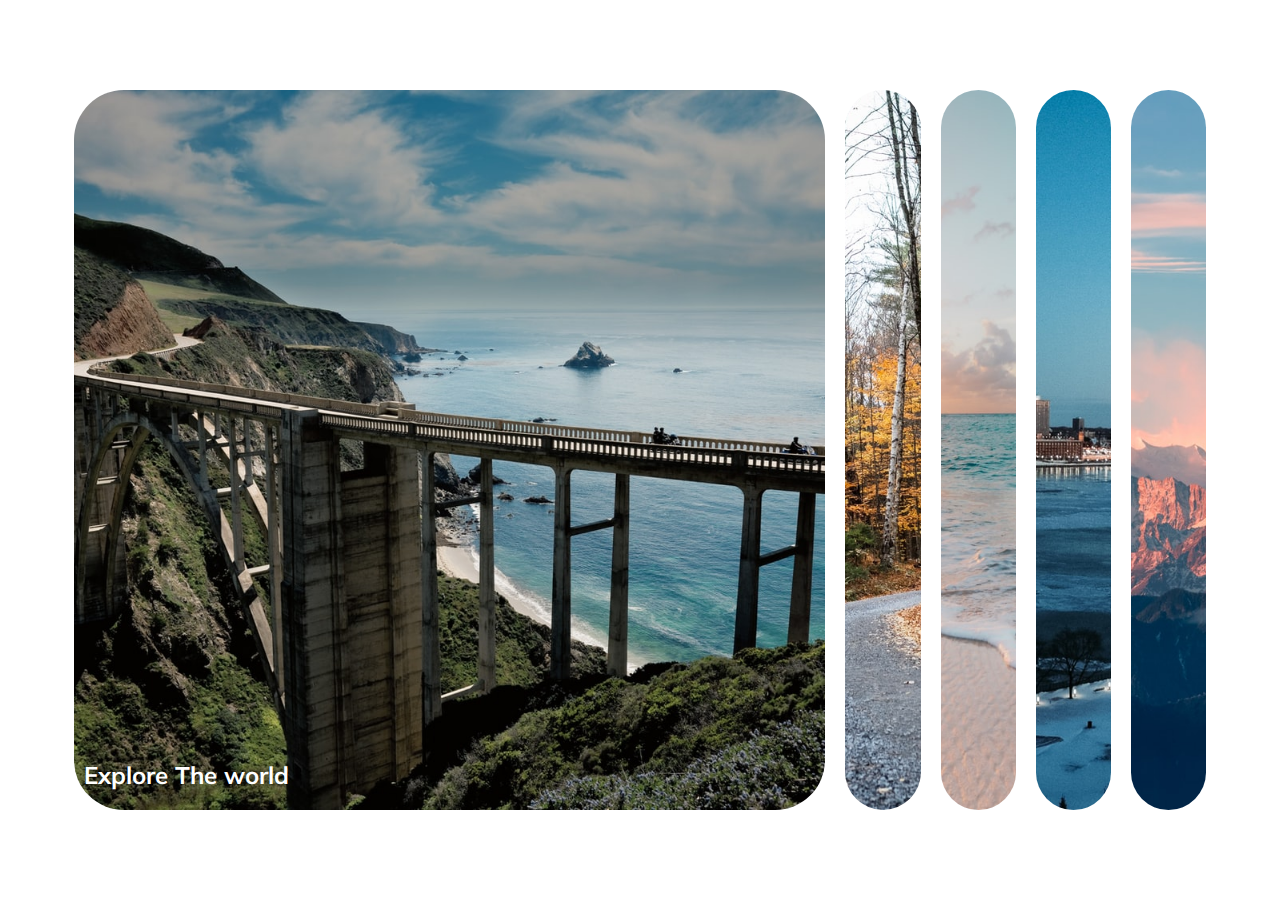
<file: 01 Expanding_Card/index.html>
<!DOCTYPE html>
<html lang="en">
  <head>
    <meta charset="UTF-8" />
    <meta name="viewport" content="width=device-width, initial-scale=1.0" />
    <title>Expanding Card</title>
    <link rel="stylesheet" href="./sytle.css" />
  </head>
  <body>
    <div class="container">
      <div
        class="panel active"
        style="background-image: url('./image/img1.jpg')"
      >
        <h3>Explore The world</h3>
      </div>
      <div class="panel" style="background-image: url('./image/img2.jpg')">
        <h3>Wild Forest</h3>
      </div>
      <div class="panel" style="background-image: url('./image/img3.jpg')">
        <h3>Sunny Beach</h3>
      </div>
      <div class="panel" style="background-image: url('./image/img4.jpg')">
        <h3>City on Winter</h3>
      </div>
      <div class="panel" style="background-image: url('./image/img5.jpg')">
        <h3>Mountains - Clouds</h3>
      </div>
    </div>
    <script src="./main.js"></script>
  </body>
</html>
</file>
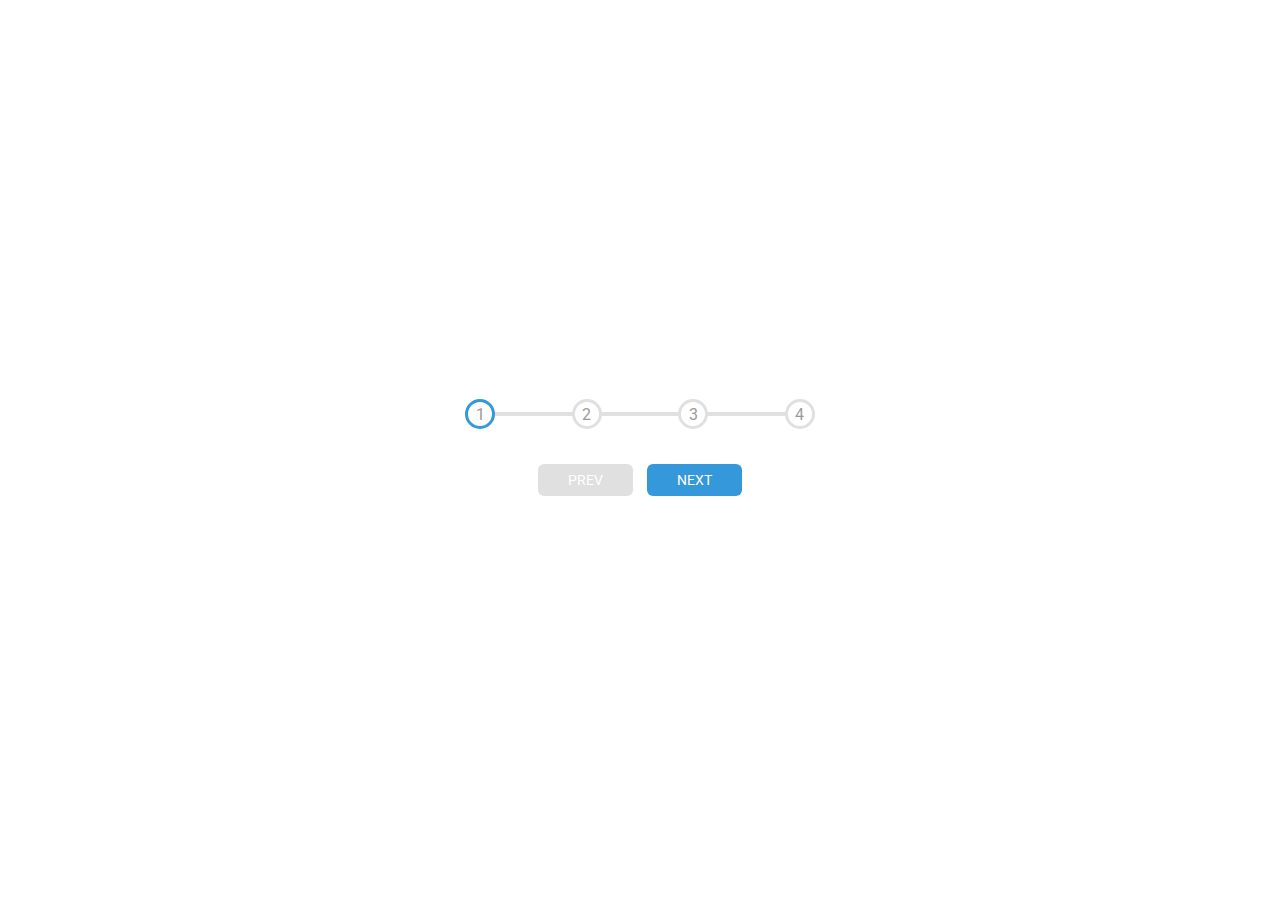
<file: 02 Progress Step/index.html>
<!DOCTYPE html>
<html lang="en">
  <head>
    <meta charset="UTF-8" />
    <meta name="viewport" content="width=device-width, initial-scale=1.0" />
    <title>Progress Steps</title>
    <link rel="stylesheet" href="style.css" />
  </head>
  <body>
    <div class="container">
      <div class="progress-container">
        <div class="progress" id="progress"></div>
        <div class="circle active">1</div>
        <div class="circle">2</div>
        <div class="circle">3</div>
        <div class="circle">4</div>
      </div>
      <button class="btn" id="prev" disabled>prev</button>
      <button class="btn" id="next">next</button>
    </div>
    <script src="main.js"></script>
  </body>
</html>
</file>
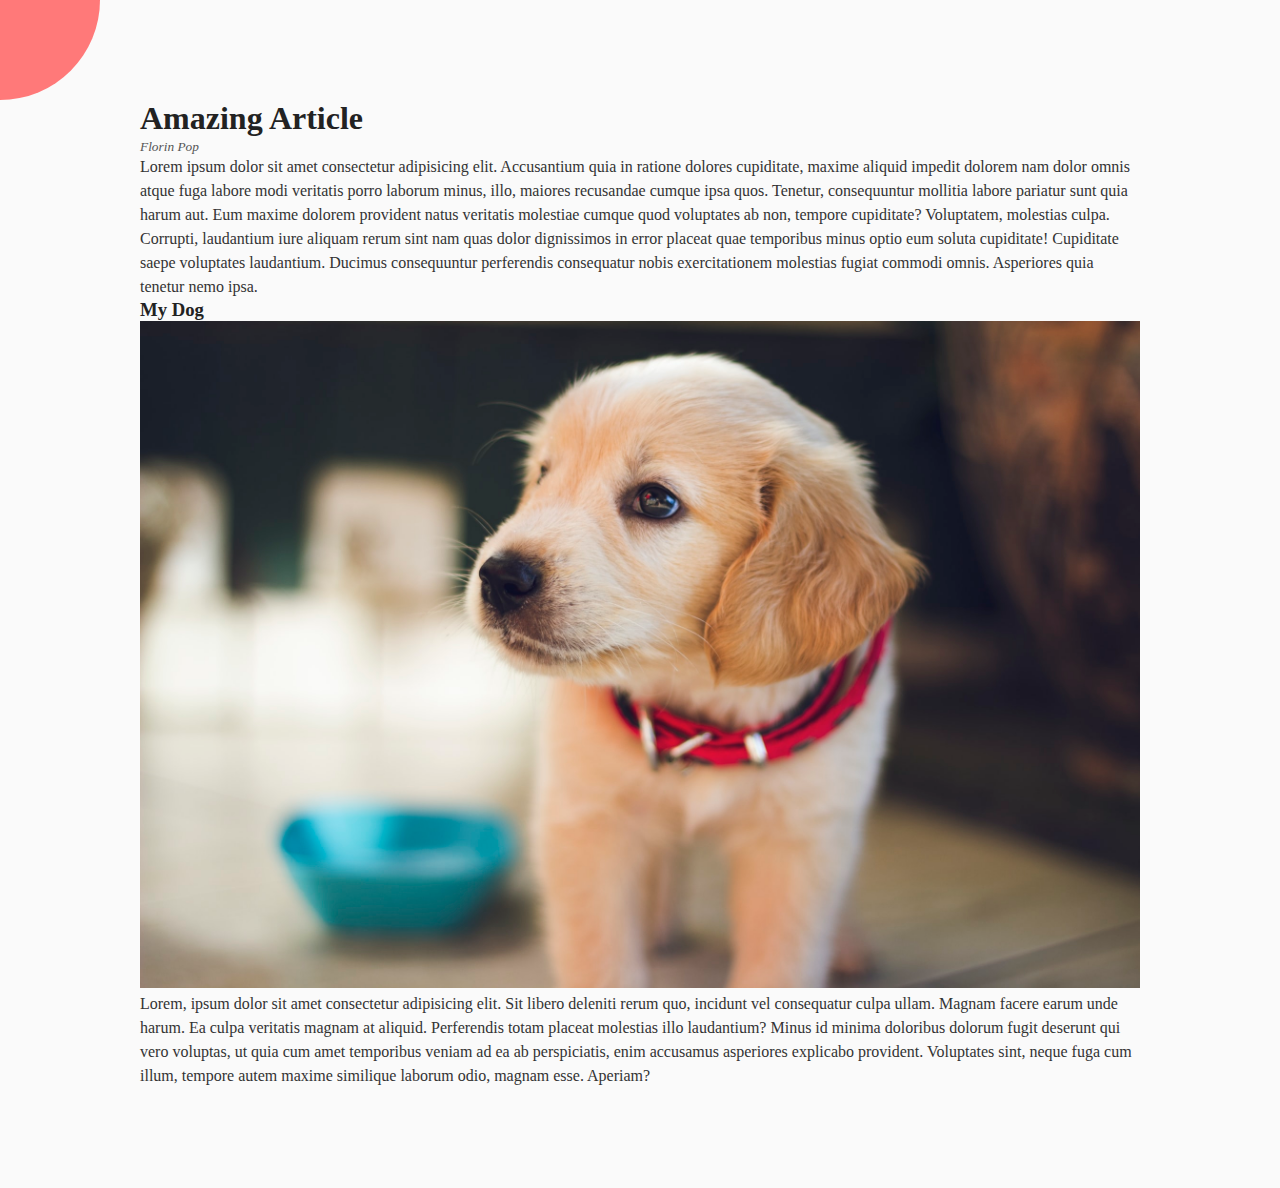
<file: 03 Rotating Nav Animation/index.html>
<!DOCTYPE html>
<html lang="en">
  <head>
    <meta charset="UTF-8" />
    <meta name="viewport" content="width=device-width, initial-scale=1.0" />
    <link
      rel="stylesheet"
      href="https://cdnjs.cloudflare.com/ajax/libs/font-awesome/5.14.0/css/all.min.css"
      integrity="sha512-1PKOgIY59xJ8Co8+NE6FZ+LOAZKjy+KY8iq0G4B3CyeY6wYHN3yt9PW0XpSriVlkMXe40PTKnXrLnZ9+fkDaog=="
      crossorigin="anonymous"
    />
    <link rel="stylesheet" href="style.css" />
    <title>Rotating Navigation</title>
  </head>
  <body>
    <div class="container">
      <div class="circle-container">
        <div class="circle">
          <button id="close">
            <i class="fas fa-times"></i>
          </button>
          <button id="open">
            <i class="fas fa-bars"></i>
          </button>
        </div>
      </div>

      <div class="content">
        <h1>Amazing Article</h1>
        <small>Florin Pop</small>
        <p>
          Lorem ipsum dolor sit amet consectetur adipisicing elit. Accusantium
          quia in ratione dolores cupiditate, maxime aliquid impedit dolorem nam
          dolor omnis atque fuga labore modi veritatis porro laborum minus,
          illo, maiores recusandae cumque ipsa quos. Tenetur, consequuntur
          mollitia labore pariatur sunt quia harum aut. Eum maxime dolorem
          provident natus veritatis molestiae cumque quod voluptates ab non,
          tempore cupiditate? Voluptatem, molestias culpa. Corrupti, laudantium
          iure aliquam rerum sint nam quas dolor dignissimos in error placeat
          quae temporibus minus optio eum soluta cupiditate! Cupiditate saepe
          voluptates laudantium. Ducimus consequuntur perferendis consequatur
          nobis exercitationem molestias fugiat commodi omnis. Asperiores quia
          tenetur nemo ipsa.
        </p>

        <h3>My Dog</h3>
        <img src="./dogimg.jpeg" alt="doggy" />
        <p>
          Lorem, ipsum dolor sit amet consectetur adipisicing elit. Sit libero
          deleniti rerum quo, incidunt vel consequatur culpa ullam. Magnam
          facere earum unde harum. Ea culpa veritatis magnam at aliquid.
          Perferendis totam placeat molestias illo laudantium? Minus id minima
          doloribus dolorum fugit deserunt qui vero voluptas, ut quia cum amet
          temporibus veniam ad ea ab perspiciatis, enim accusamus asperiores
          explicabo provident. Voluptates sint, neque fuga cum illum, tempore
          autem maxime similique laborum odio, magnam esse. Aperiam?
        </p>
      </div>
    </div>

    <nav>
      <ul>
        <li><i class="fas fa-home"></i> Home</li>
        <li><i class="fas fa-user-alt"></i> About</li>
        <li><i class="fas fa-envelope"></i> Contact</li>
      </ul>
    </nav>
    <script src="main.js"></script>
  </body>
</html>
</file>
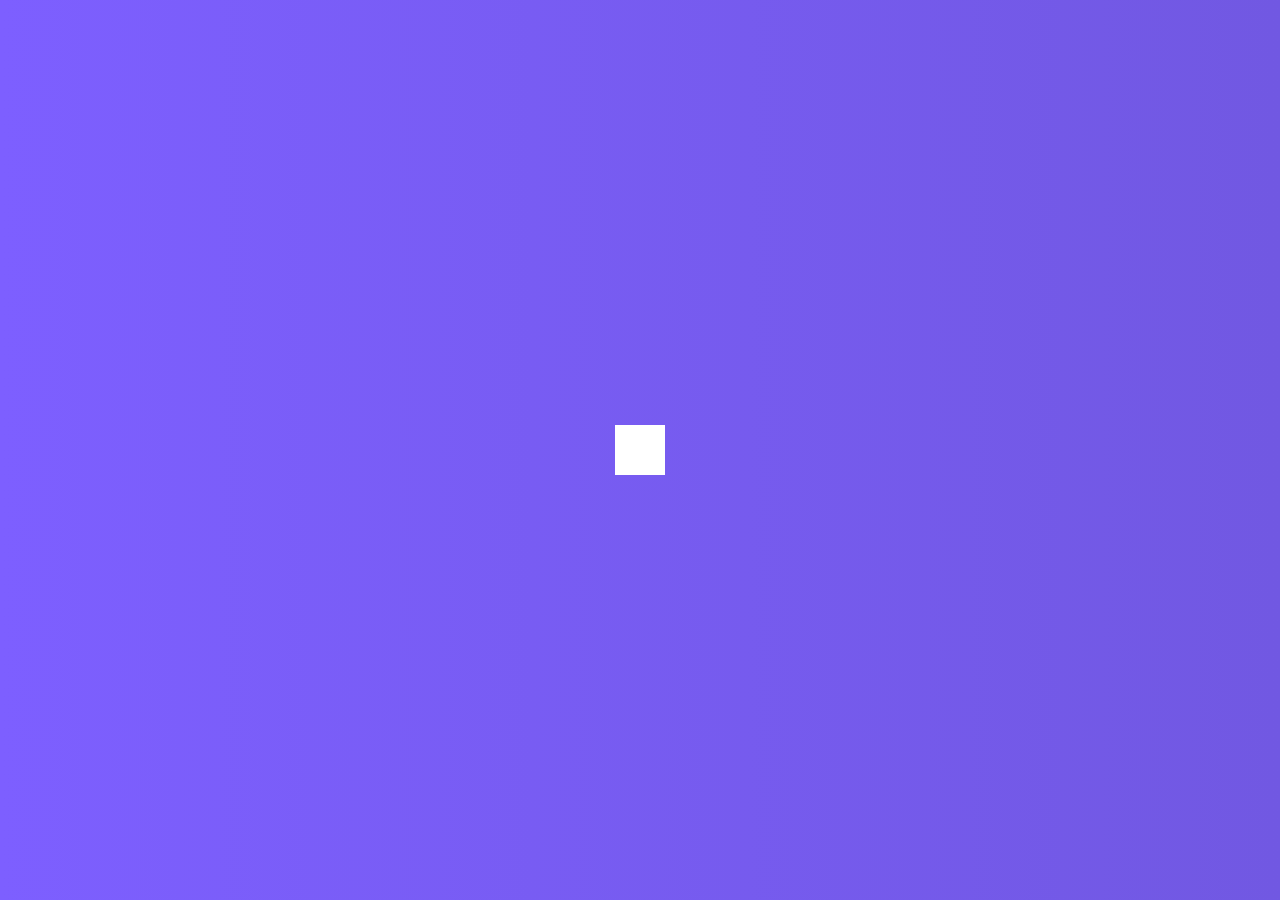
<file: 04 Hidden Search Widget/index.html>
<!DOCTYPE html>
<html lang="en">
  <head>
    <meta charset="UTF-8" />
    <meta name="viewport" content="width=device-width, initial-scale=1.0" />
    <title>Hidden Search Bar</title>
    <link
      rel="stylesheet"
      href="https://cdnjs.cloudflare.com/ajax/libs/font-awesome/5.14.0/css/all.min.css"
      integrity="sha512-1PKOgIY59xJ8Co8+NE6FZ+LOAZKjy+KY8iq0G4B3CyeY6wYHN3yt9PW0XpSriVlkMXe40PTKnXrLnZ9+fkDaog=="
      crossorigin="anonymous"
    />
    <link rel="stylesheet" href="style.css" />
  </head>
  <body>
    <div class="search">
      <input type="text" class="input" placeholder="Search....." />
      <button class="btn"><i class="fas fa-search"></i></button>
    </div>
    <script src="./main.js"></script>
  </body>
</html>
</file>
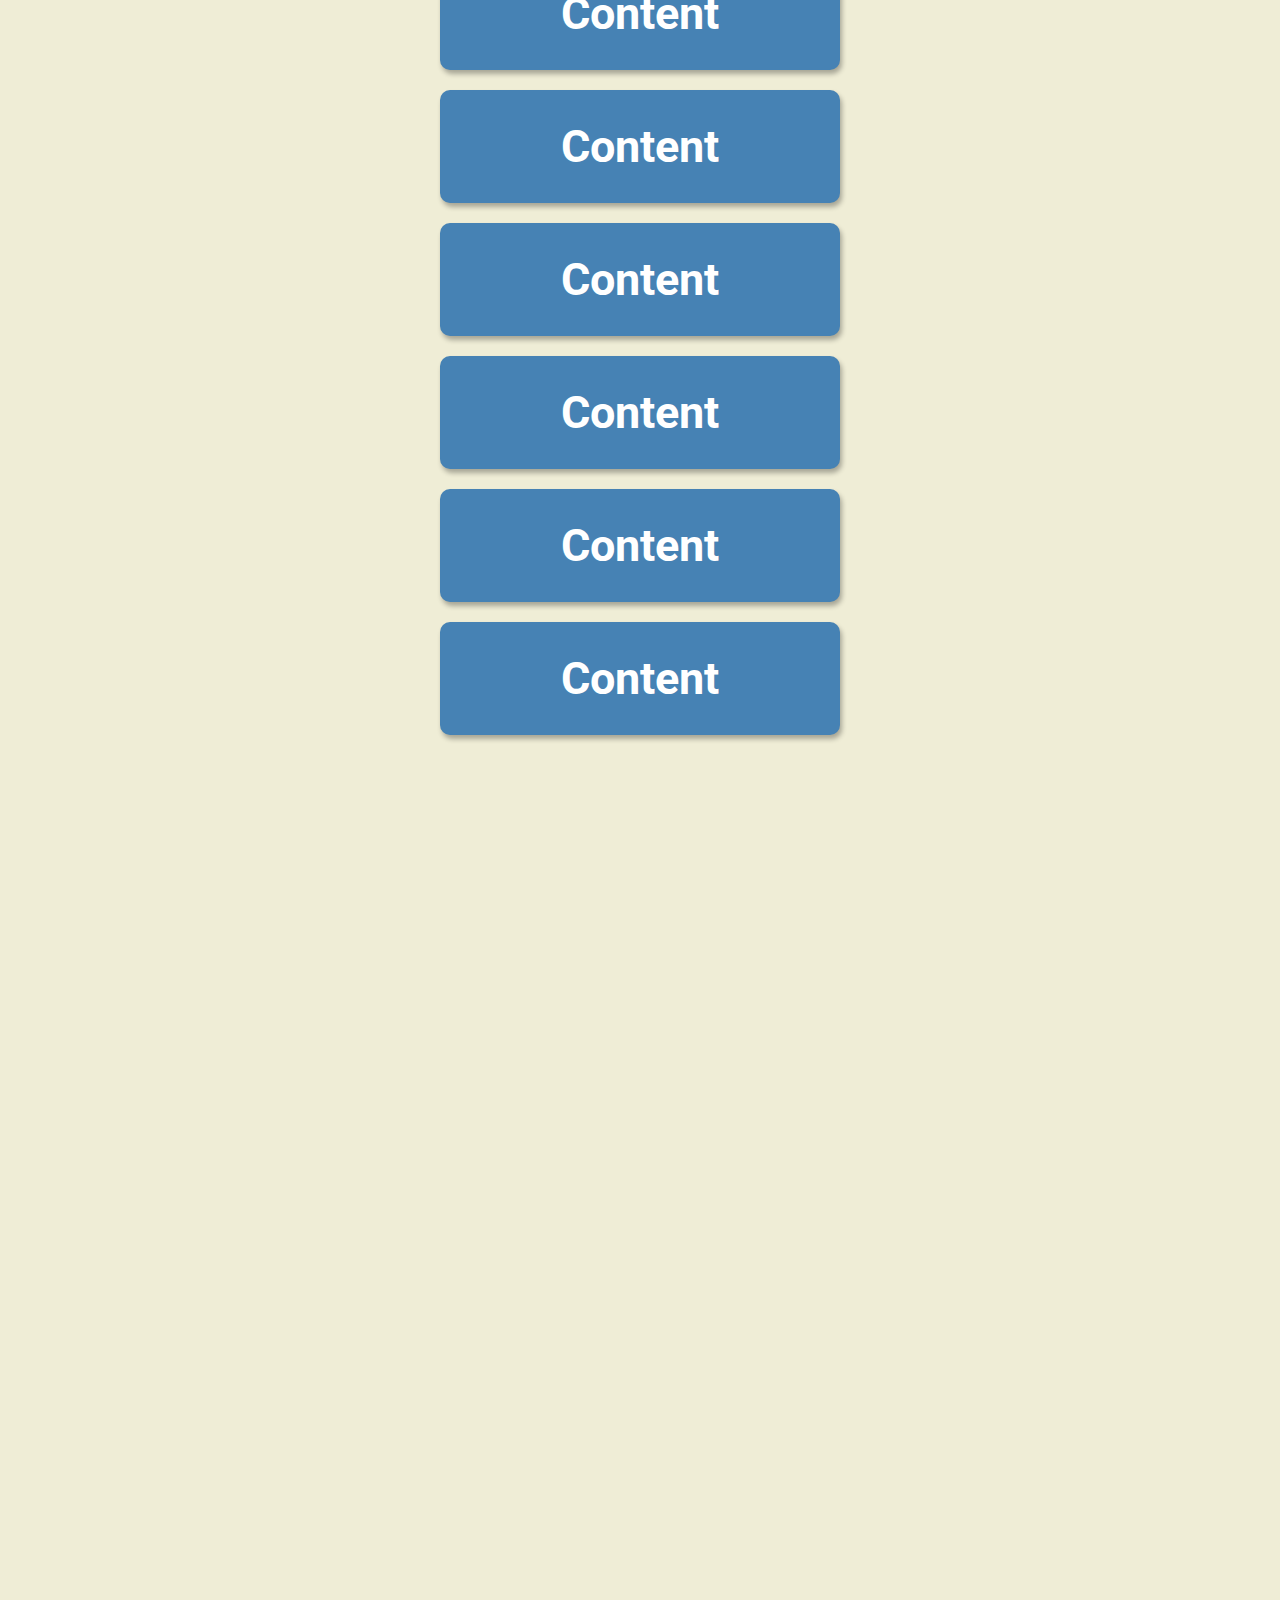
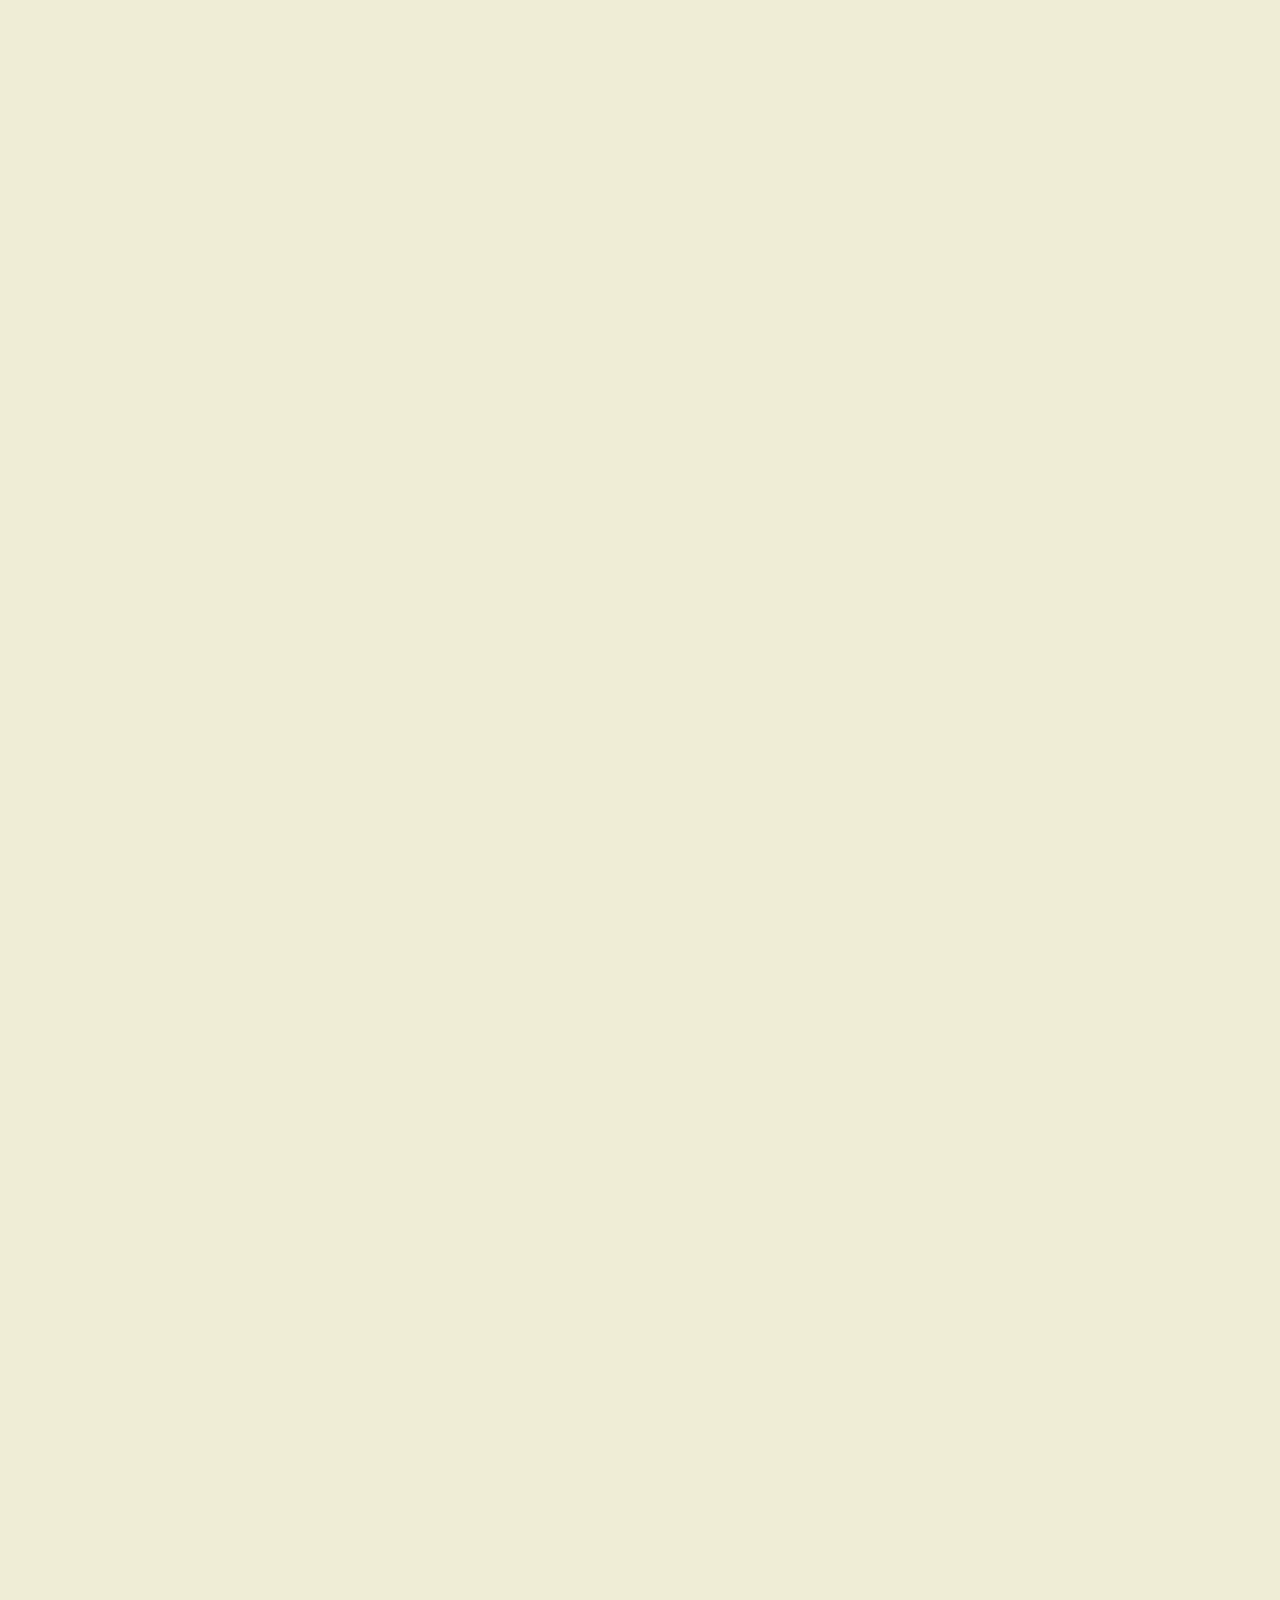
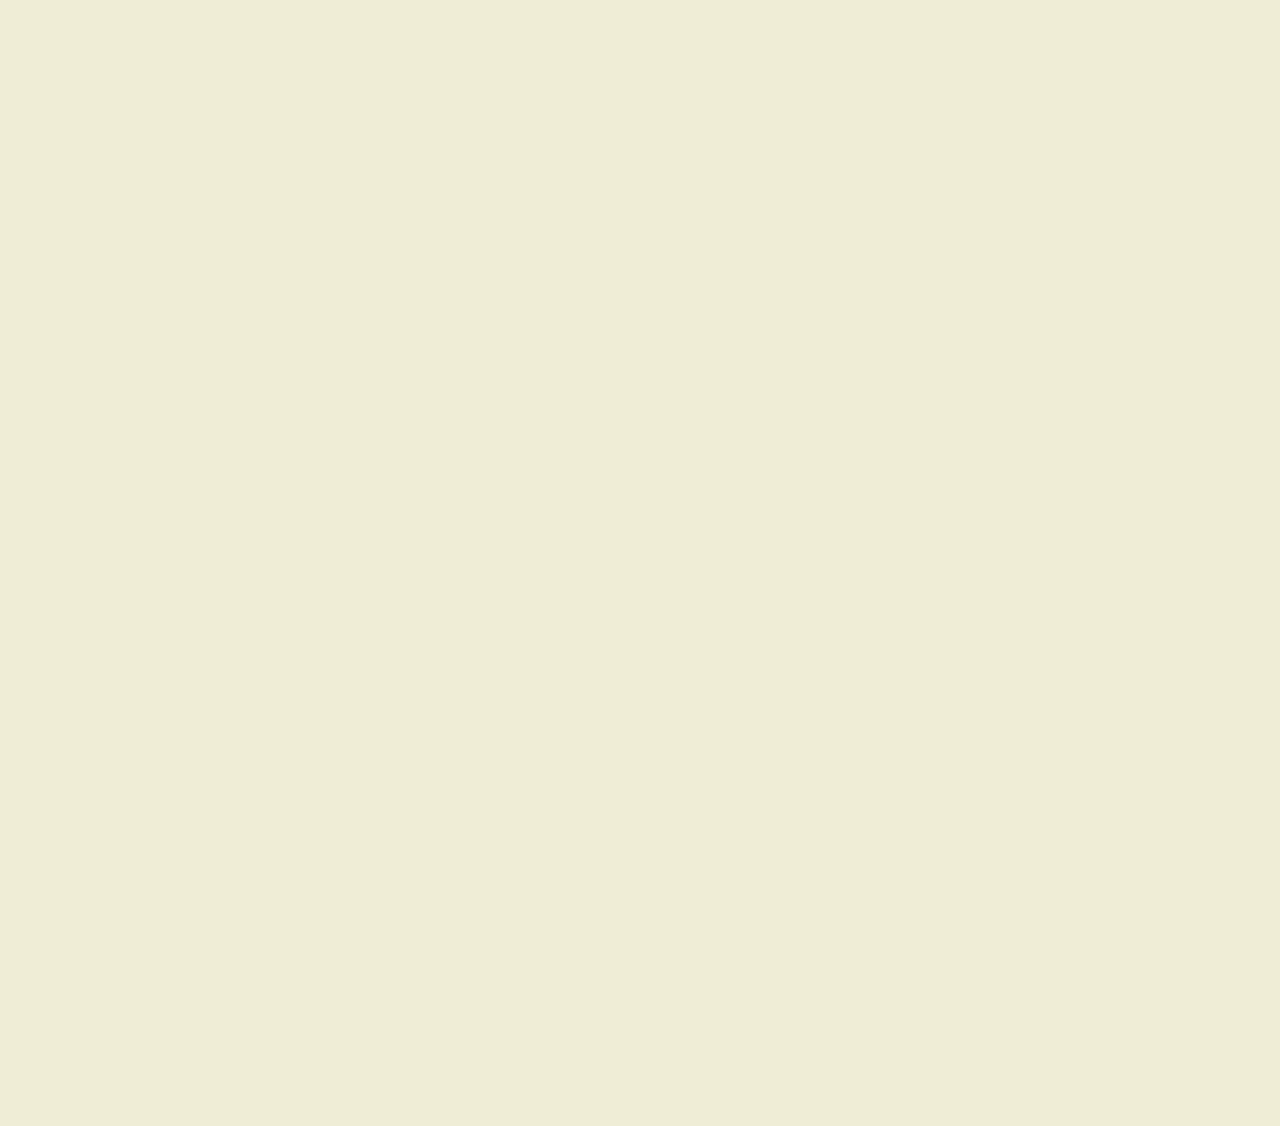
<file: 06 Animation Scroll/index.html>
<!DOCTYPE html>
<html lang="en">
  <head>
    <meta charset="UTF-8" />
    <meta name="viewport" content="width=device-width, initial-scale=1.0" />
    <link rel="stylesheet" href="style.css" />
    <title>My Project</title>
  </head>
  <body>
    <h1>Scroll to see the animation</h1>
    <div class="box"><h2>Content</h2></div>
    <div class="box"><h2>Content</h2></div>
    <div class="box"><h2>Content</h2></div>
    <div class="box"><h2>Content</h2></div>
    <div class="box"><h2>Content</h2></div>
    <div class="box"><h2>Content</h2></div>
    <div class="box"><h2>Content</h2></div>
    <div class="box"><h2>Content</h2></div>
    <div class="box"><h2>Content</h2></div>
    <div class="box"><h2>Content</h2></div>
    <div class="box"><h2>Content</h2></div>
    <div class="box"><h2>Content</h2></div>
    <div class="box"><h2>Content</h2></div>
    <div class="box"><h2>Content</h2></div>
    <div class="box"><h2>Content</h2></div>
    <div class="box"><h2>Content</h2></div>
    <div class="box"><h2>Content</h2></div>
    <div class="box"><h2>Content</h2></div>
    <div class="box"><h2>Content</h2></div>
    <div class="box"><h2>Content</h2></div>
    <div class="box"><h2>Content</h2></div>
    <div class="box"><h2>Content</h2></div>
    <div class="box"><h2>Content</h2></div>
    <div class="box"><h2>Content</h2></div>
    <div class="box"><h2>Content</h2></div>
    <div class="box"><h2>Content</h2></div>
    <div class="box"><h2>Content</h2></div>
    <div class="box"><h2>Content</h2></div>
    <div class="box"><h2>Content</h2></div>
    <div class="box"><h2>Content</h2></div>
    <div class="box"><h2>Content</h2></div>

    <div class="box"><h2>Content</h2></div>
    <div class="box"><h2>Content</h2></div>
    <div class="box"><h2>Content</h2></div>
    <div class="box"><h2>Content</h2></div>
    <div class="box"><h2>Content</h2></div>
    <div class="box"><h2>Content</h2></div>
    <div class="box"><h2>Content</h2></div>
    <div class="box"><h2>Content</h2></div>
    <div class="box"><h2>Content</h2></div>
    <div class="box"><h2>Content</h2></div>
    <div class="box"><h2>Content</h2></div>
    <div class="box"><h2>Content</h2></div>
    <div class="box"><h2>Content</h2></div>
    <div class="box"><h2>Content</h2></div>
    <div class="box"><h2>Content</h2></div>
    <div class="box"><h2>Content</h2></div>
    <div class="box"><h2>Content</h2></div>
    <div class="box"><h2>Content</h2></div>
    <div class="box"><h2>Content</h2></div>
    <div class="box"><h2>Content</h2></div>
    <div class="box"><h2>Content</h2></div>
    <div class="box"><h2>Content</h2></div>
    <div class="box"><h2>Content</h2></div>
    <div class="box"><h2>Content</h2></div>
    <div class="box"><h2>Content</h2></div>
    <div class="box"><h2>Content</h2></div>
    <div class="box"><h2>Content</h2></div>
    <script src="main.js"></script>
  </body>
</html>
</file>
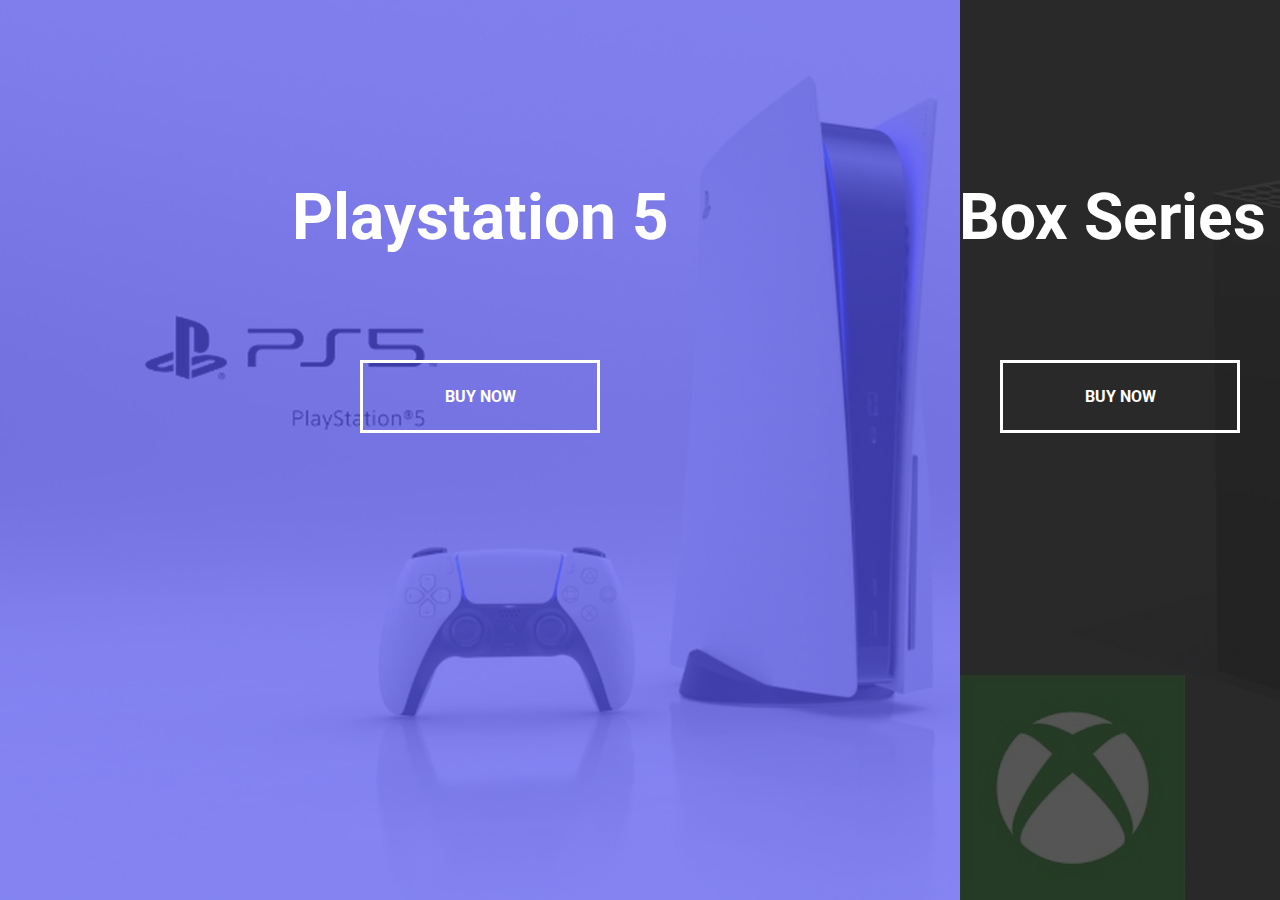
<file: 07 Split Landing Page/index.html>
<!DOCTYPE html>
<html lang="en">
  <head>
    <meta charset="UTF-8" />
    <meta name="viewport" content="width=device-width, initial-scale=1.0" />
    <link rel="stylesheet" href="style.css" />
    <title>My Project</title>
  </head>
  <body>
    <div class="container">
      <div class="split left">
        <h1>Playstation 5</h1>
        <a href="#" class="btn">Buy Now</a>
      </div>
      <div class="split right">
        <h1>XBox Series X</h1>
        <a href="#" class="btn">Buy Now</a>
      </div>
    </div>
    <script src="main.js"></script>
  </body>
</html>
</file>
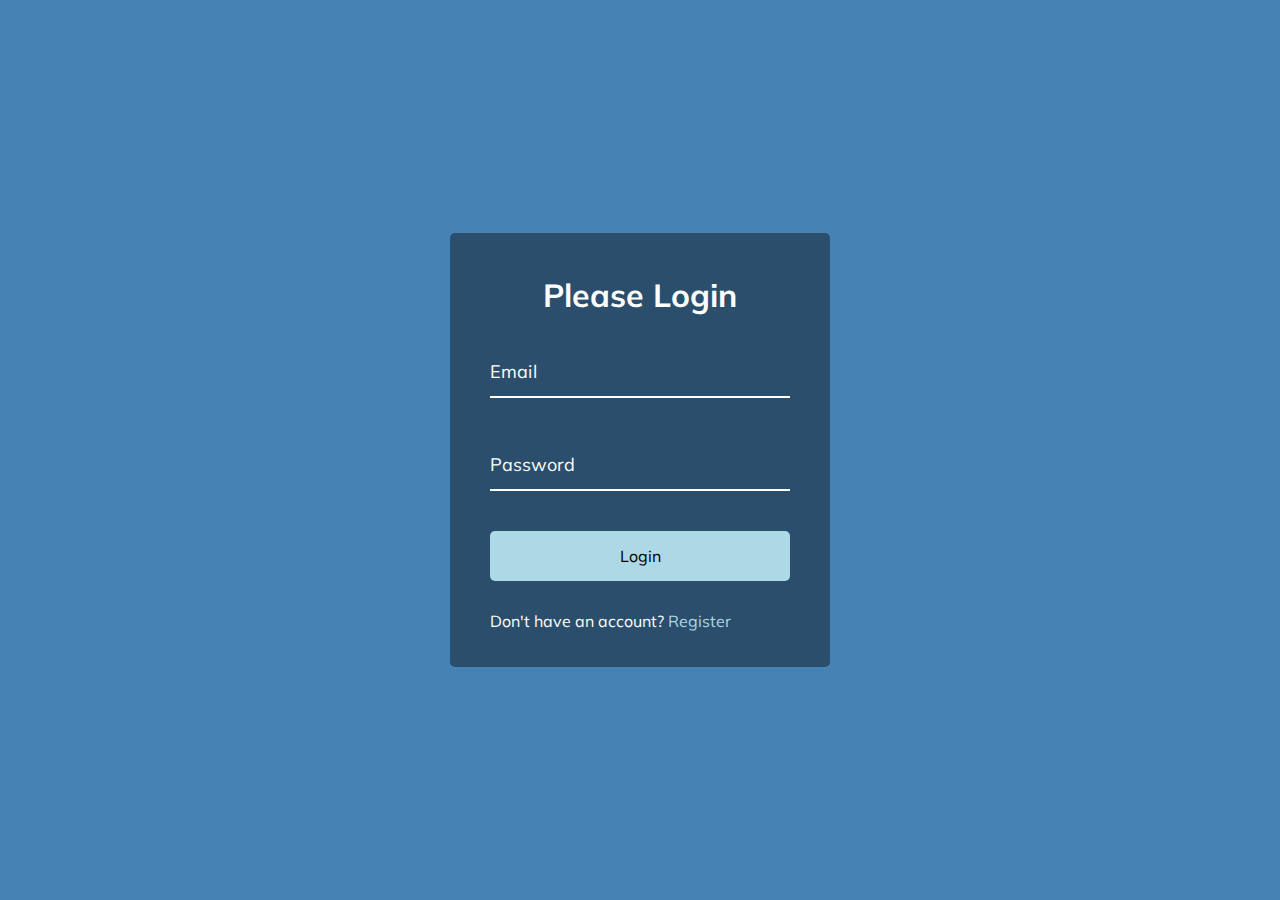
<file: 08 Form-wave/index.html>
<!DOCTYPE html>
<html lang="en">
  <head>
    <meta charset="UTF-8" />
    <meta name="viewport" content="width=device-width, initial-scale=1.0" />
    <link rel="stylesheet" href="style.css" />
    <title>My Project</title>
  </head>
  <body>
    <div class="container">
      <h1>Please Login</h1>
      <form action="">
        <div class="form-control">
          <input type="text" required />
          <label for="Email">Email</label>
          <!-- <label>
            <span style="transition-delay: 0ms">E</span>
              <span style="transition-delay: 50ms">m</span>
              <span style="transition-delay: 100ms">a</span>
              <span style="transition-delay: 150ms">i</span>
              <span style="transition-delay: 200ms">l</span>
        </label> -->
        </div>
        <div class="form-control">
          <input type="password" required />
          <label for="password">Password</label>
        </div>
        <button class="btn">Login</button>
        <p class="text">Don't have an account? <a href="#">Register</a></p>
      </form>
    </div>
    <script src="main.js"></script>
  </body>
</html>
</file>
<file: 01 Expanding_Card/sytle.css>
@import url("https://fonts.googleapis.com/css?family=Muli&display=swap");

* {
  box-sizing: border-box;
}

body {
  font-family: "Muli", sans-serif;
  display: flex;
  align-items: center;
  justify-content: center;
  height: 100vh;
  overflow: hidden;
  margin: 0;
}

.container {
  display: flex;
  width: 90vw;
}

.panel {
  background-size: cover;
  background-position: center;
  background-repeat: no-repeat;
  height: 80vh;
  border-radius: 50px;
  color: #fff;
  cursor: pointer;
  flex: 0.5;
  margin: 10px;
  position: relative;
  -webkit-transition: all 700ms ease-in;
  transition: all 700ms ease-in;
}
.panel h3 {
  font-size: 24px;
  position: absolute;
  bottom: 20px;
  left: 10px;
  margin: 0;
  opacity: 0;
}
.panel.active {
  flex: 5;
}
.panel.active h3 {
  opacity: 1;
  transition: opacity 0.3s ease-in 0.4s;
}
@media (max-width: 480px) {
  .container {
    width: 100vw;
  }
  .panel:nth-of-type(4),
  .panel:nth-of-type(5) {
    display: none;
  }
}
</file>
<file: 02 Progress Step/style.css>
@import url("https://fonts.googleapis.com/css2?family=Roboto:wght@400;700&display=swap");

:root {
  --line-border-fill: #3498db;
  --line-border-empty: #e0e0e0;
}

* {
  box-sizing: border-box;
}

body {
  font-family: "Roboto", sans-serif;
  display: flex;
  flex-direction: column;
  align-items: center;
  justify-content: center;
  height: 100vh;
  overflow: hidden;
  margin: 0;
}
.container {
  text-align: center;
}
.progress-container {
  display: flex;
  justify-content: space-between;
  position: relative;
  margin-bottom: 30px;
  max-width: 100%;
  width: 350px;
}
.progress-container::before {
  height: 4px;
  width: 100%;
  content: "";
  background-color: var(--line-border-empty);
  position: absolute;
  top: 50%;
  left: 0;
  transform: translateY(-50%);
  z-index: -1;
}
.progress {
  height: 4px;
  width: 0%;
  background-color: var(--line-border-fill);
  position: absolute;
  top: 50%;
  left: 0;
  transform: translateY(-50%);
  z-index: -1;
  transition: 0.4s ease;
}
.circle {
  background-color: #fff;
  color: #999;
  width: 30px;
  height: 30px;
  display: flex;
  align-items: center;
  justify-content: center;
  border-radius: 50%;
  border: 3px solid var(--line-border-empty);
}

.circle.active {
  border-color: var(--line-border-fill);
}
.btn {
  background-color: var(--line-border-fill);
  color: #fff;
  border: 0;
  border-radius: 6px;
  cursor: pointer;
  font-family: inherit;
  padding: 8px 30px;
  margin: 5px;
  font-size: 14px;
  text-transform: uppercase;
}
.btn:active {
  transform: scale(0.95);
}
.btn:focus {
  outline: none;
}
.btn:disabled {
  background-color: var(--line-border-empty);
  cursor: not-allowed;
}
</file>
<file: 03 Rotating Nav Animation/style.css>
@import url("https://fonts.googleapis.com/css?family=Lato&display=swap");

* {
  margin: 0;
  padding: 0;
  box-sizing: border-box;
}
body {
  font-family: "Lato" sans-serif;
  background-color: #333;
  color: #222;
  overflow-x: hidden;
}
.container {
  background-color: #fafafa;
  transform-origin: top left;
  transition: transform 0.5s linear;
  width: 100vw;
  min-height: 100vh;
  padding: 50px;
}
.container.show-nav {
  transform: rotate(-20deg);
}
.circle-container {
  position: fixed;
  top: -100px;
  left: -100px;
}
.circle {
  background-color: #ff7979;
  height: 200px;
  width: 200px;
  border-radius: 50%;
  position: relative;
  transition: transform 0.5s linear;
}
.container.show-nav .circle {
  transform: rotate(-70deg);
}
.circle button {
  cursor: pointer;
  position: absolute;
  top: 50%;
  left: 50%;
  height: 100px;
  border: none;
  background: transparent;
  font-size: 26px;
  color: #fff;
}
.circle button:focus {
  outline: none;
}
.circle button#open {
  left: 60%;
}
.circle button#close {
  top: 60%;
  transform: rotate(90deg);
  transform-origin: top left;
}

.container.show-nav + nav li {
  transform: translateX(0);
  transition-delay: 0.3s;
}
nav {
  position: fixed;
  bottom: 40px;
  left: 0;
  z-index: 100;
}
nav ul {
  list-style: none;
  padding-left: 30px;
}
nav ul li {
  text-transform: uppercase;
  color: #fff;
  margin: 40px 0;
  transform: translateX(-100%);
  transition: transform 0.4s ease-in;
}
nav ul li i {
  font-size: 20px;
  margin-right: 10px;
}
nav ul li + li {
  margin-left: 15px;
  transform: translateX(-150%);
}
nav ul li + li + li {
  margin-left: 30px;
  transform: translateX(-200%);
}

.content img {
  width: 100%;
}
.content {
  max-width: 1000px;
  margin: 50px auto;
}
.content h1 {
  margin: 0;
}
.content small {
  color: #555;
  font-style: italic;
}
.content p {
  color: #333;
  line-height: 1.5;
}
</file>
<file: 04 Hidden Search Widget/style.css>
@import url("https://fonts.googleapis.com/css2?family=Roboto:wght@400;700&display=swap");

* {
  margin: 0;
  padding: 0;
  box-sizing: border-box;
}
body {
  background-image: linear-gradient(90deg, #7d5fff, #7158e2);
  font-family: "Roboto", sans-serif;
  display: flex;
  justify-content: center;
  align-items: center;
  overflow: hidden;
  height: 100vh;
}

.search {
  position: relative;
  height: 50px;
}
.search .input {
  background-color: #fff;
  border: none;
  font-size: 18px;
  padding: 15px;
  height: 50px;
  width: 50px;
  transition: width 0.5s ease;
}
.btn {
  background-color: #fff;
  border: 0;
  cursor: pointer;
  font-size: 24px;
  position: absolute;
  top: 0;
  left: 0;
  height: 50px;
  width: 50px;
  transition: transform 0.3s ease;
}
.btn:focus,
input:focus {
  outline: none;
}
.search.active .input {
  width: 200px;
}
.search.active .btn {
  transform: translateX(198px);
}
</file>
<file: 06 Animation Scroll/style.css>
@import url("https://fonts.googleapis.com/css2?family=Roboto:wght@400;700&display=swap");

* {
  margin: 0;
  padding: 0;
  box-sizing: border-box;
}

body {
  background-color: #efedd6;
  font-family: "Roboto", sans-serif;
  display: flex;
  flex-direction: column;
  align-items: center;
  justify-content: center;
  height: 100vh;
  overflow-x: hidden;
}
h1 {
  margin: 10px;
}
.box {
  background-color: steelblue;
  color: #fff;
  display: flex;
  align-items: center;
  justify-content: center;
  width: 400px;
  height: 200px;
  margin: 10px;
  padding: 30px 0;
  border-radius: 10px;
  box-shadow: 2px 4px 5px rgba(0, 0, 0, 0.3);
  transform: translateX(calc(100vw + 30px));
  transition: transform 1s ease;
}
.box:nth-of-type(even) {
  transform: translateX(calc(-100vw - 30px));
}
.box.show {
  transform: translateX(0);
}

.box h2 {
  font-size: 45px;
}
</file>
<file: 07 Split Landing Page/style.css>
@import url("https://fonts.googleapis.com/css2?family=Roboto:wght@400;700&display=swap");
:root {
  --left-bg-color: rgba(87, 84, 236, 0.7);
  --right-bg-color: rgba(43, 43, 43, 0.8);
  --left-btn-hover-color: rgba(87, 84, 236, 1);
  --right-btn-hover-color: rgba(28, 122, 28, 1);
  --hover-width: 75%;
  --other-width: 25%;
  --speed: 1000ms;
}
* {
  padding: 0;
  margin: 0;
  box-sizing: border-box;
}

body {
  font-family: "Roboto", sans-serif;
  height: 100vh;
  overflow: hidden;
}
h1 {
  font-size: 4rem;
  color: #fff;
  position: absolute;
  left: 50%;
  top: 20%;
  transform: translateX(-50%);
  white-space: nowrap;
}
.btn {
  position: absolute;
  display: flex;
  align-items: center;
  justify-content: center;
  left: 50%;
  top: 40%;
  transform: translateX(-50%);
  text-decoration: none;
  color: #fff;
  border: #fff solid 0.2rem;
  font-size: 1rem;
  font-weight: bold;
  text-transform: uppercase;
  width: 15rem;
  padding: 1.5rem;
}
.split.left .btn:hover {
  background-color: var(--left-btn-hover-color);
  border-color: var(--left-btn-hover-color);
}
.split.right .btn:hover {
  background-color: var(--right-btn-hover-color);
  border-color: var(--right-btn-hover-color);
}
.container {
  position: relative;
  width: 100%;
  height: 100%;
  background: #333;
}
.split {
  position: absolute;
  width: 50%;
  height: 100%;
  overflow: hidden;
}
.split.left {
  left: 0;
  background: url("ps.jpg");
  background-repeat: no-repeat;
  background-size: cover;
}
.split.left::before {
  content: "";
  position: absolute;
  width: 100%;
  height: 100%;
  background-color: var(--left-bg-color);
}
.split.right {
  right: 0;
  background: url("./xbox.jpg");
  background-repeat: no-repeat;
  background-size: cover;
}
.split.right::before {
  content: "";
  position: absolute;
  width: 100%;
  height: 100%;
  background-color: var(--right-bg-color);
}

.split.right,
.split.left,
.split.right::before,
.split.left::before {
  transition: all var(--speed) ease-in-out;
}
.hover-left .left {
  width: var(--hover-width);
}

.hover-left .right {
  width: var(--other-width);
}

.hover-right .right {
  width: var(--hover-width);
}

.hover-right .left {
  width: var(--other-width);
}
@media (max-width: 800px) {
  h1 {
    font-size: 2rem;
    top: 30%;
  }

  .btn {
    padding: 1.2rem;
    width: 12rem;
  }
}
</file>
<file: 08 Form-wave/style.css>
@import url("https://fonts.googleapis.com/css?family=Muli&display=swap");

* {
  box-sizing: border-box;
}

body {
  background-color: steelblue;
  color: #fff;
  font-family: "Muli", sans-serif;
  display: flex;
  flex-direction: column;
  align-items: center;
  justify-content: center;
  height: 100vh;
  overflow: hidden;
  margin: 0;
}
.container {
  background-color: rgba(0, 0, 0, 0.4);
  padding: 20px 40px;
  border-radius: 5px;
}
.container h1 {
  text-align: center;
  margin-bottom: 30px;
}
.container a {
  text-decoration: none;
  color: lightblue;
}
.btn {
  cursor: pointer;
  display: inline-block;
  width: 100%;
  background-color: lightblue;
  padding: 15px;
  font-family: inherit;
  font-size: 16px;
  border: none;
  border-radius: 5px;
}

.btn:focus {
  outline: none;
}
.btn:active {
  transform: scale(0.98);
}
.text {
  margin-top: 30px;
}
.form-control {
  position: relative;
  margin: 20px 0 40px;
  width: 300px;
}
.form-control input {
  background-color: transparent;
  border: none;
  border-bottom: 2px #fff solid;
  display: block;
  width: 100%;
  padding: 15px 0;
  font-size: 18px;
  color: #fff;
}
.form-control input:focus,
.form-control input:valid {
  outline: 0;
  border-bottom-color: lightblue;
}
.form-control label {
  position: absolute;
  top: 15px;
  left: 0;
  pointer-events: none;
}

.form-control label span {
  display: inline-block;
  font-size: 18px;
  min-width: 5px;
  transition: 0.3s cubic-bezier(00.68, -0.55, 0.265, 1.55);
}
.form-control input:focus + label span,
.form-control input:valid + label span {
  color: lightblue;
  transform: translateY(-30px);
}
</file>
